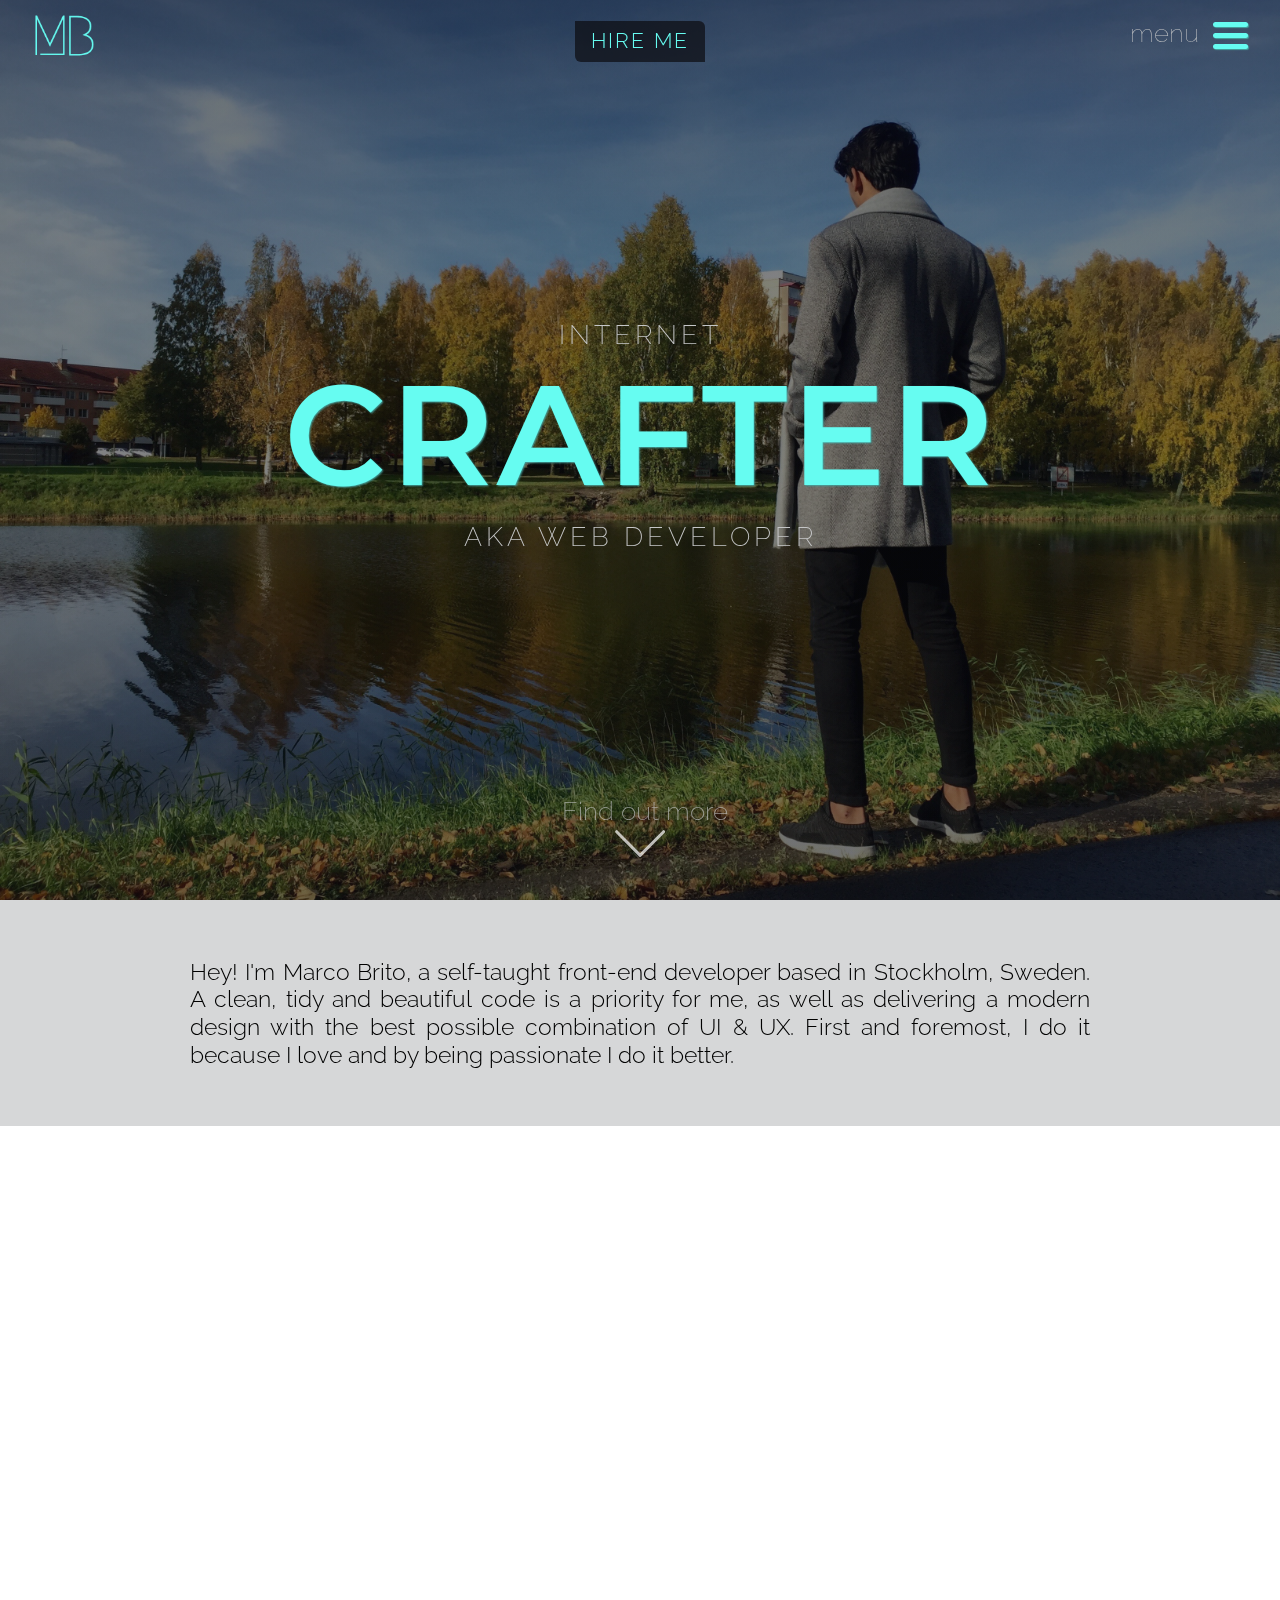
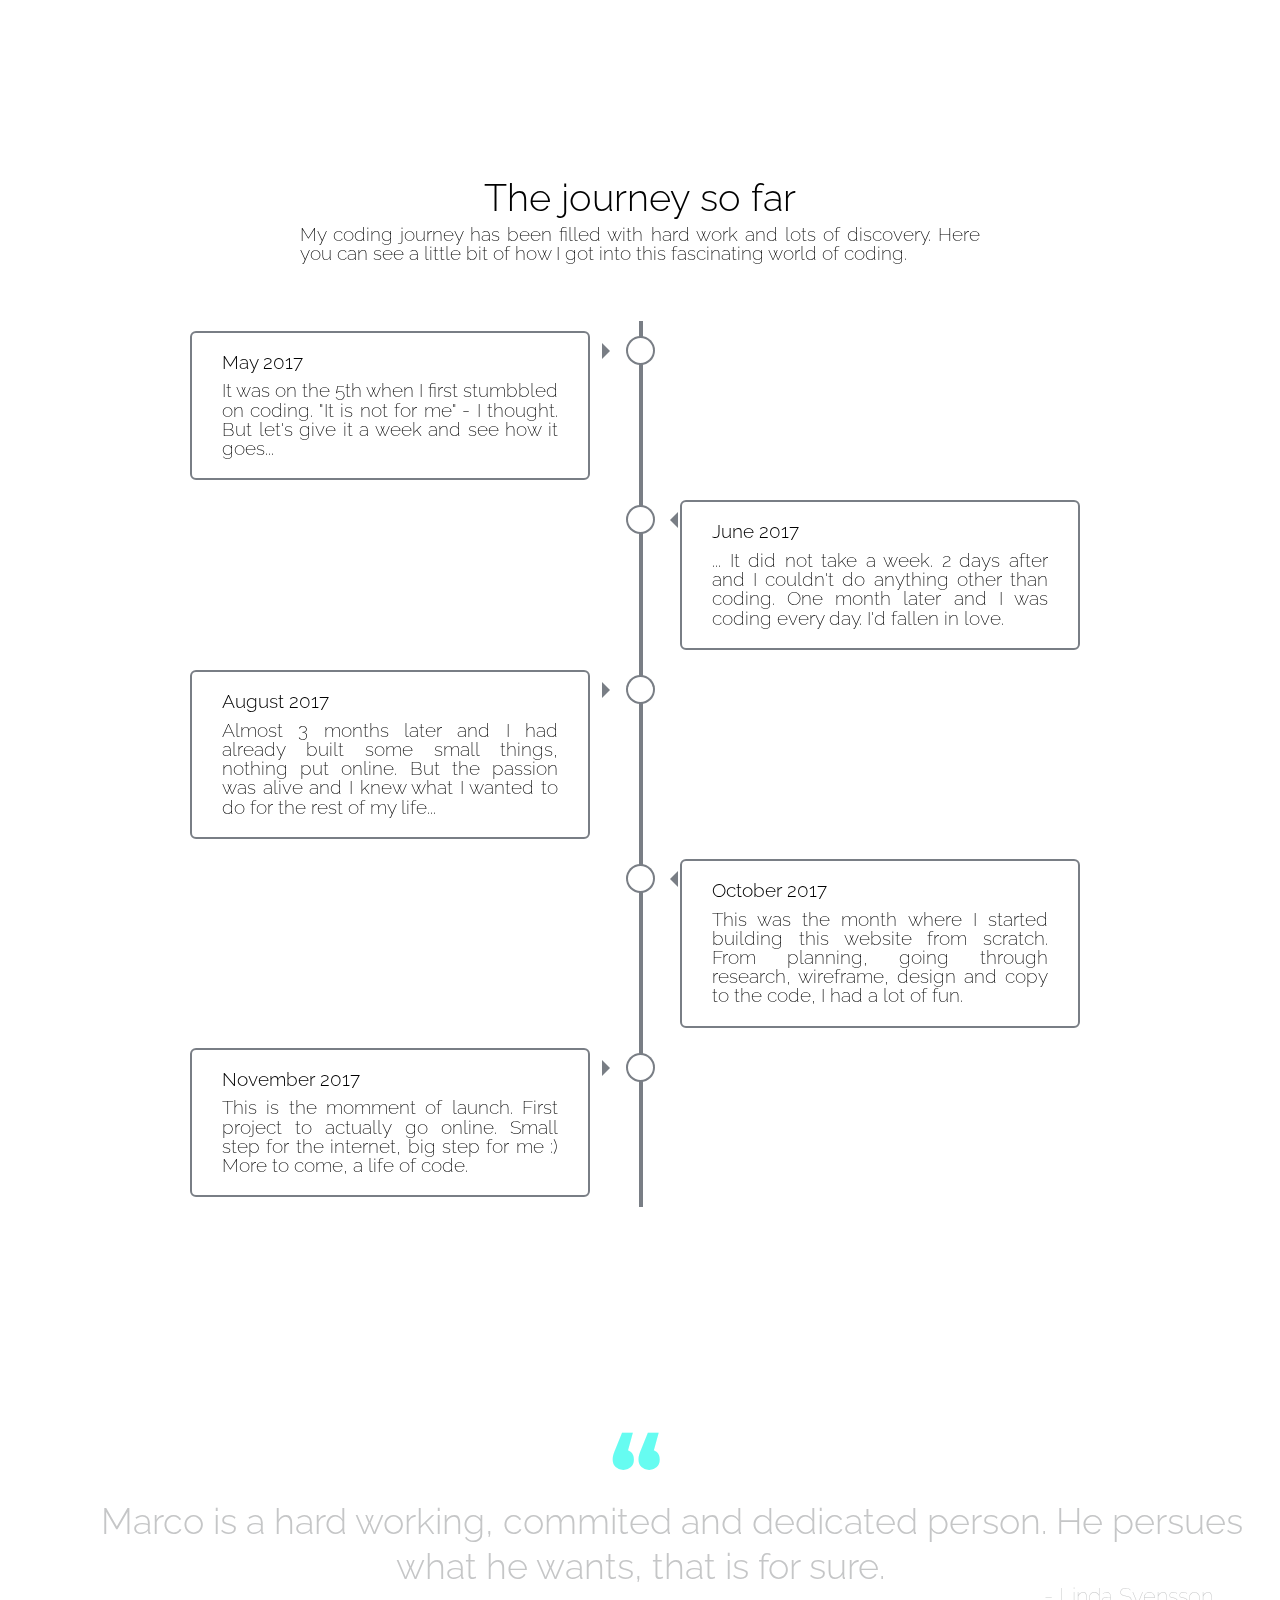
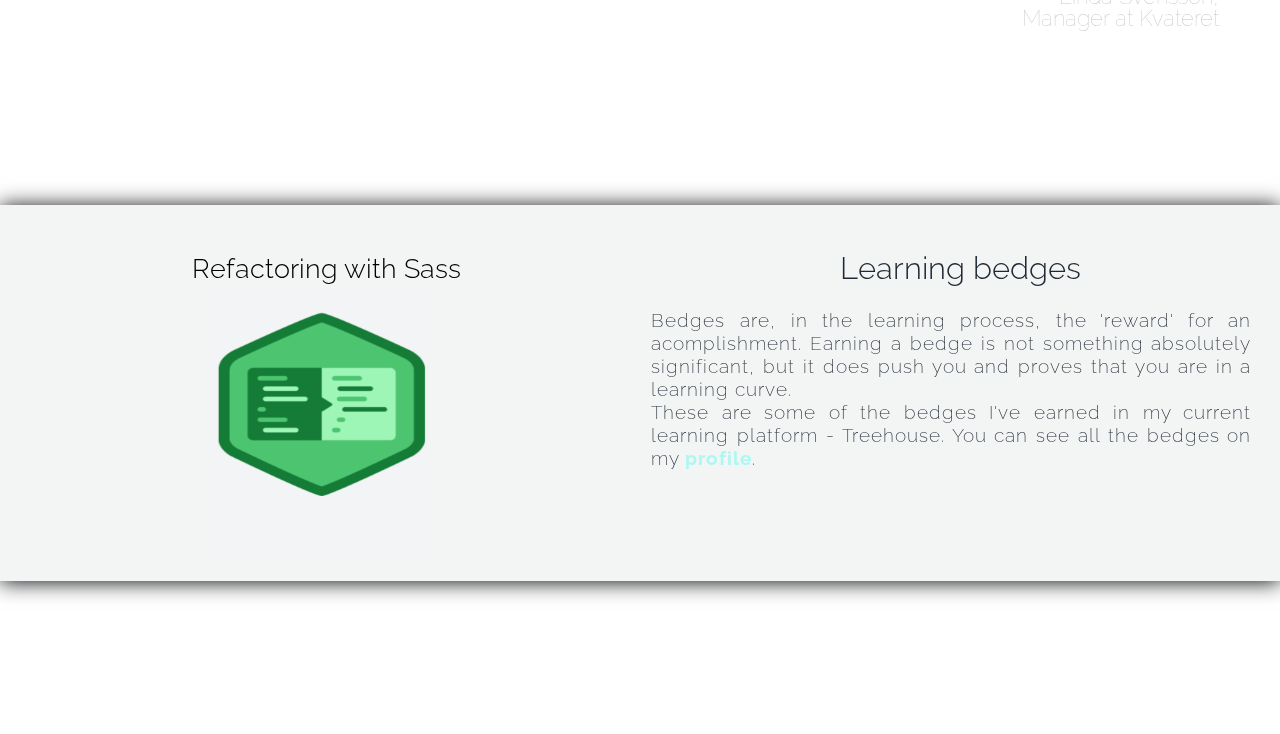
<file: index.html>
<!DOCTYPE html>
<html lang="en-us"><!-- No indentation for root element -->

<head>
  <!-- Google Analytics -->
  <script async src="https://www.googletagmanager.com/gtag/js?id=UA-107699756-1"></script>
  <script>
    window.dataLayer = window.dataLayer || [];
    function gtag(){dataLayer.push(arguments);}
    gtag('js', new Date());
    gtag('config', 'UA-107699756-1');
  </script>
  <!-- SEO-related tags-->
  <meta name="description" content="Front-end developer based in Stockholm, Sweden.">
  <meta name="keywords" content="Web development, Developer, Code, Web Design, Designer, Front-end developer, Coding">  <!--End of SEO-related tags-->

  <meta charset="utf-8">
  <title>Marco Brito | Home</title>
  <meta name="viewport" content="initial-scale=1.0, width=device-width, maximum-scale=1.0, user-scalable=no"/>
  <link rel="shorcut icon" href="img/logo-black-trans.png" type="image/icon"/>
  <!-- Style -->
  <link rel="stylesheet" href="styles/master.css">
  <link href="https://fonts.googleapis.com/css?family=Raleway:400,100,300,700|Montserrat:100,200,300,400,700" rel="stylesheet"/>
  <link rel="stylesheet" href="https://cdnjs.cloudflare.com/ajax/libs/font-awesome/4.7.0/css/font-awesome.min.css">
</head>

<body>
  <div id="sideNav" class="sideNav">
    <div class="navContent">
      <a href="index.html" id="home">Home</a>
      <a href="about.html" id="about">About</a>
      <a href="contact.html" id="contact">Work</a>
    </div><!--End navContent -->
    <div class="social-media">
      <a href="https://goo.gl/vkhPxv" target="_blank" class="fa fa-twitter"></a>
      <a href="mailto:marconmbrito@gmail.com" class="fa fa-google"></a>
      <a href="https://goo.gl/o7ZVeK" target="_blank" class="fa fa-github"></a>
      <a href="https://goo.gl/2CjpKu" target="_blank" class="fa fa-linkedin" s></a>
    </div> <!--End social-media ---->
  </div>  <!--End sideNav ------>

  <nav class="main-nav"><!--Nav that appears on main screen -->
    <a href="index.html"><img src="img/logo-blue-trans.png" alt="Marco Brito Logo" class="logo"></a>
    <a href="mailto:marconmbrito@gmail.com" class="hire">hire me</a>
    <div class="menu-icon">
      <div class="bar1"></div>
      <div class="bar2"></div>
      <div class="bar3"></div>
    </div><!-- End Menu-Icon  -->
  </nav><!-- End Nav -->

  <header class="header"  id="header">
    <h1 class="hero-h1">internet<br>
		  <span>crafter</span>
      <br>aka web developer
    </h1>
    <a href="#intro" class="arrow bounce"><!--hidden on small screens-->
      <img src="img/arrow.svg" alt="Down arrow">
    </a>
  </header>

  <div class="main-content"> <!--Content Wrapper -->
    <section class="intro" id="intro">
      <div class="intro-text">
        Hey! I'm Marco Brito, a self-taught front-end developer based in Stockholm, Sweden. A clean, tidy and beautiful code is a priority for me, as well as delivering a modern design with the best possible combination of UI & UX. First and foremost, I do it because I love and by being passionate I do it better.
      </div>
    </section><!-- End Intro -->
    <section class="skills-grid">
      <ul class="grid">
        <li class="grid-item border">
          <h2 class="mobile"> - Mobile first //</h2>
          <p>This ultimately means that your website will be carefully crafted in a way that it will work across multiple devices, no matter the screen size or resolution. Start small and scale up.</p>
        </li><!-- End of Mobile -->
        <li class="grid-item border">
          <h2 class="ui">User Interface //</h2>
          <p>Design, layout and colors. These are things that might ruin and level-up a user experience. I take this in ultimate importance.</p>
        </li><!-- End of UI -->
        <li class="grid-item border">
          <h2 class="ux">User Experience //</h2>
          <p>My approach is with a deep and thourough thought on this matter. Research and planning are particularly important at this point.</p>
        </li><!-- End of UX -->
        <li class="grid-item no-b">
          <h2>DRY Code //</h2>
          <p>DRY stands for 'Don't Repeat Yourself', and I do my absolute best in having my code as clean as possible.</p>
        </li><!-- End of DRY -->
        <li class="grid-item no-b">
          <h2>Sass //</h2>
          <p>When it comes to keep a clean and tidy code, Sass is my best friend. Writting organized and maintanable CSS has never been easier and more fun.</p>
        </li><!-- End of Sass -->
        <li class="grid-item no-b">
          <h2>jQuery //</h2>
          <p>When it comes to interactivity, jQuery handles it. This is the tool I'll use to make your website fun and interactive, thus improving your UX.</p>
        </li><!-- End of jQuery -->
      </ul>
    </section><!-- End Skills Grid -->

    <!--Timeline section ---->
    <section class="journey">
      <div class="journey-intro">
        <h2>The journey so far</h2>
        <p>My coding journey has been filled with hard work and lots of discovery. Here you can see a little bit of how I got into this fascinating world of coding.</p>
      </div>
      <div class="timeline">
        <div class="wrap left">
          <div class="content">
            <h3>May 2017</h3>
            <p>It was on the 5th when I first stumbbled on coding. "It is not for me" - I thought. But let's give it a week and see how it goes...</p>
          </div>
        </div>
      <div class="wrap right">
        <div class="content">
          <h3>June 2017</h3>
          <p>... It did not take a week. 2 days after and I couldn't do anything other than coding. One month later and I was coding every day. I'd fallen in love.</p>
        </div>
      </div>
      <div class="wrap left">
        <div class="content">
          <h3>August 2017</h3>
          <p>Almost 3 months later and I had already built some small things, nothing put online. But the passion was alive and I knew what I wanted to do for the rest of my life...</p>
        </div>
      </div>
      <div class="wrap right">
        <div class="content">
          <h3>October 2017</h3>
          <p>
            This was the month where I started building this website from scratch. From planning, going through research, wireframe, design and copy to the code, I had a lot of fun.
          </p>
        </div>
      </div>
      <div class="wrap left">
        <div class="content">
          <h3>November 2017</h3>
          <p>This is the momment of launch. First project to actually go online. Small step for the internet, big step for me :) More to come, a life of code.</p>
        </div>
      </div>
    </section><!-- End of jouney section --------------->

    <section class="reviews">
      <blockquote  class="quote">
        Marco is a hard working, commited and dedicated person. He persues what he wants, that is for sure.
        <cite>- Linda Svensson,<br class=""/> Manager at Kvateret</cite>
      </blockquote>
    </section><!-- End of reviews section --------------->

    <section class="bedges">
      <div class="slideshow">
        <div class="slide-image">
          <h4>Refactoring with Sass</h4>
          <img src="img/bedges/1.png">
        </div>
        <div class="slide-image">
          <h4>The Discovery in Design</h4>
          <img src="img/bedges/2.png">
        </div>
        <div class="slide-image">
          <h4>Creating a Dropdown Menu</h4>
          <img src="img/bedges/3.png">
        </div>
        <div class="slide-image">
          <h4>Selectors - Beyond the Basics</h4>
          <img src="img/bedges/4.png">
        </div>
        <div class="slide-image">
          <h4>JS Objects</h4>
          <img src="img/bedges/5.png">
        </div>
        <div class="slide-image">
          <h4>JS Loops</h4>
          <img src="img/bedges/6.png">
        </div>
        <div class="slide-image">
          <h4>Layout with Flexbox</h4>
          <img src="img/bedges/7.png">
        </div>
        <div class="slide-image">
          <h4>Media Queries</h4>
          <img src="img/bedges/8.png">
        </div>
        <div class="slide-image">
          <h4>Debugging, BP & Production</h4>
          <img src="img/bedges/9.png">
        </div>
        <div class="slide-image">
          <h4>Designing</h4>
          <img src="img/bedges/10.png">
        </div>
      </div>

      <div class="b-text">
        <h3>Learning bedges</h3>
        <p>Bedges are, in the learning process, the 'reward' for an acomplishment. Earning a bedge is not something absolutely significant, but it does push you and proves that you are in a learning curve. <br>
        These are some of the bedges I've earned in my current learning platform - Treehouse. You can see all the bedges on my <a href="https://teamtreehouse.com/marcobrito">profile</a>.</p>
      </div>
    </section><!-- End of bedges section --------------->
  </div><!-- End of main content --------------->

  <footer>
    <div class="social-media">
      <a href="https://goo.gl/vkhPxv" target="_blank" class="fa fa-twitter"></a>
      <a href="mailto:marconmbrito@gmail.com" class="fa fa-google"></a>
      <a href="https://goo.gl/o7ZVeK" target="_blank" class="fa fa-github"></a>
      <a href="https://goo.gl/2CjpKu" target="_blank" class="fa fa-linkedin" s></a>
    </div>
    <h2>&copy; 2017 - All rights reserved <br> Website handcrafted with love by the owner.<br><br>
    <a href="#header"  class="top bounce"> &uArr;</a></h2>
    <div class="location">
        <i class="fa fa-map-marker" aria-hidden="true"></i>
          Stockholm, Sweden
    </div> <!--End of Location -->
  </footer>

  <!-- jQuery -->
  <script type="text/javascript" src="https://cdnjs.cloudflare.com/ajax/libs/jquery/3.2.1/jquery.min.js"></script>
  <!-- My Script -->
  <script type="text/javascript" src="js/script.js"></script>
</body>
</html>
</file>
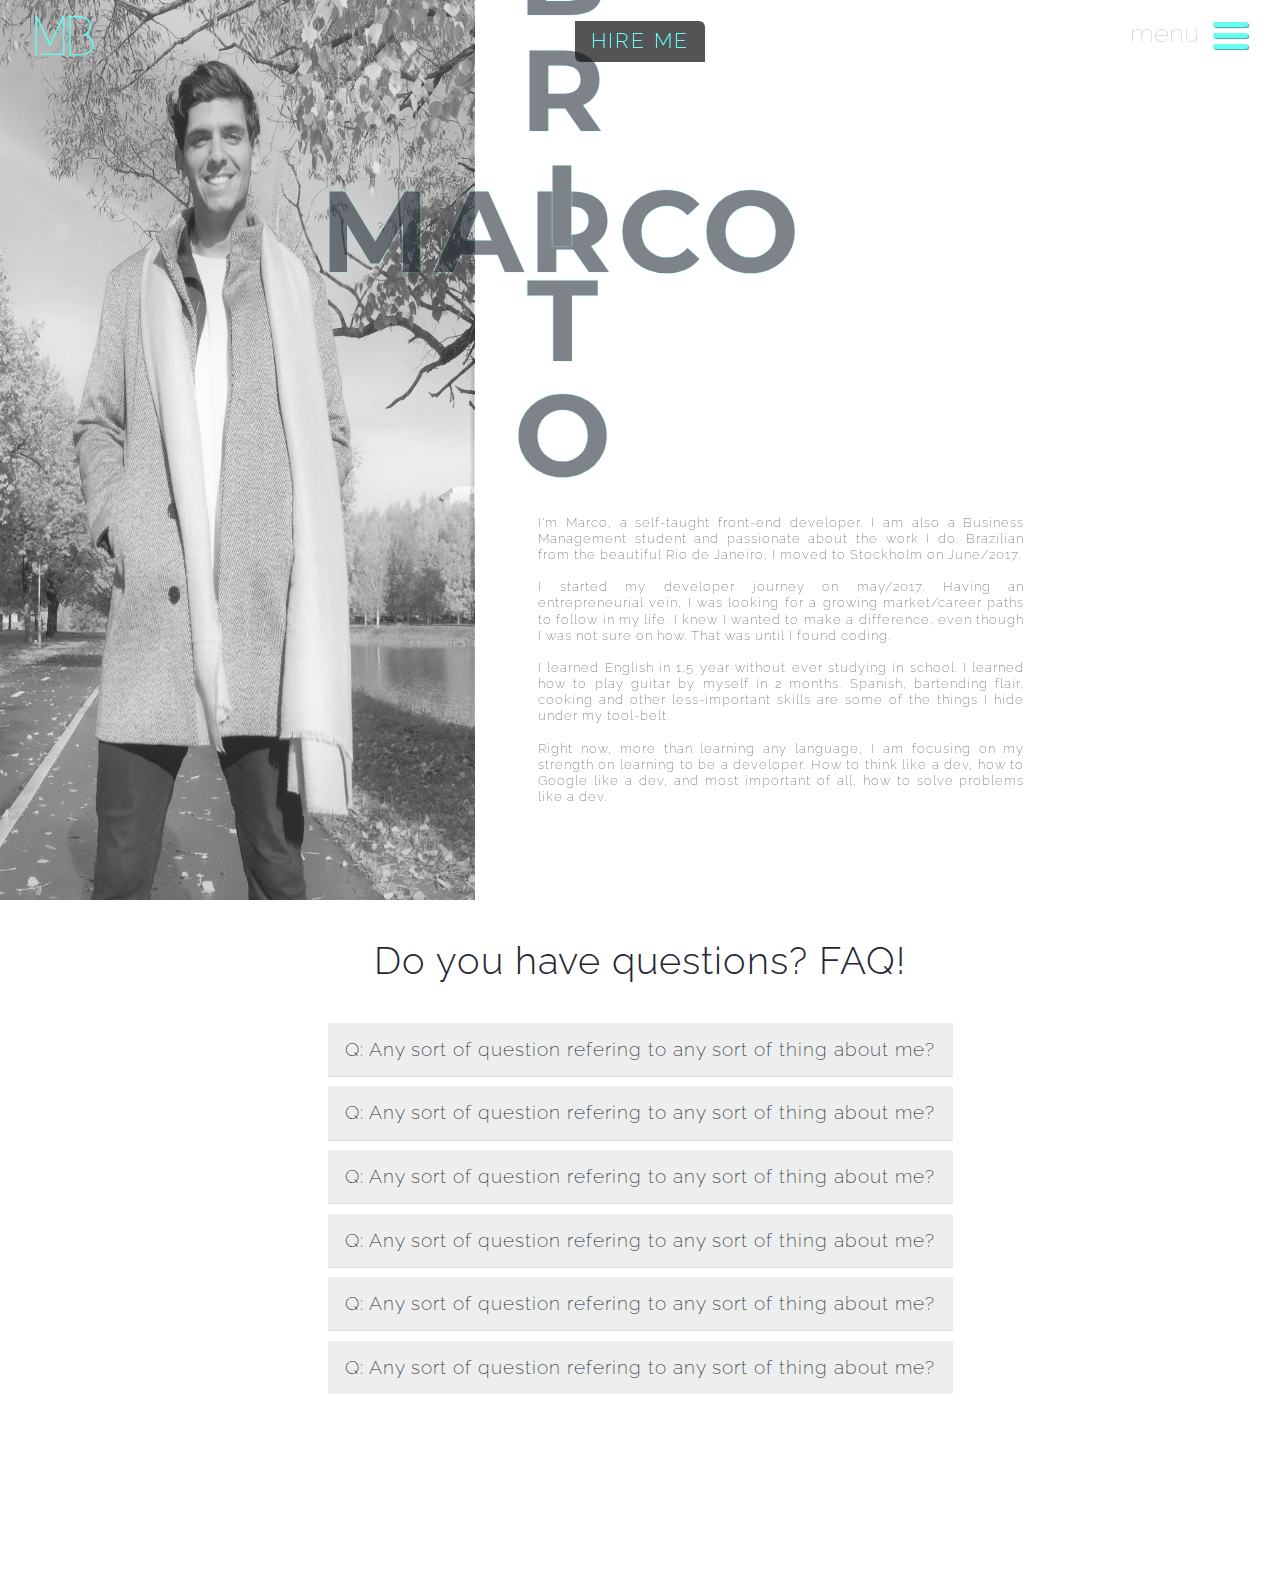
<file: about.html>
<!DOCTYPE html>
<html lang="en-us"><!-- No indentation for root element -->

<head>
  <!-- Google Analytics -->
  <script async src="https://www.googletagmanager.com/gtag/js?id=UA-107699756-1"></script>
  <script>
    window.dataLayer = window.dataLayer || [];
    function gtag(){dataLayer.push(arguments);}
    gtag('js', new Date());
    gtag('config', 'UA-107699756-1');
  </script>
  <!-- SEO-related tags-->
  <meta name="description" content="Front-end developer based in Stockholm, Sweden.">
  <meta name="keywords" content="Web development, Developer, Code, Web Design, Designer, Front-end developer, Coding">  <!--End of SEO-related tags-->

  <meta charset="utf-8">
  <title>Marco Brito | Home</title>
  <meta name="viewport" content="initial-scale=1.0, width=device-width, maximum-scale=1.0, user-scalable=no"/>
  <link rel="shorcut icon" href="img/logo-black-trans.png" type="image/icon"/>
  <!-- Style -->
  <link rel="stylesheet" href="styles/master.css">
  <link href="https://fonts.googleapis.com/css?family=Raleway:400,100,300,700|Montserrat:100,200,300,400,700" rel="stylesheet"/>
  <link rel="stylesheet" href="https://cdnjs.cloudflare.com/ajax/libs/font-awesome/4.7.0/css/font-awesome.min.css">
  <link rel="stylesheet" href="styles/magic.css">
</head>

<body>
  <div id="sideNav" class="sideNav">
    <div class="navContent">
      <a href="index.html" id="home">Home</a>
      <a href="about.html" id="about">About</a>
      <a href="contact.html" id="contact">Work</a>
    </div><!--End navContent -->
    <div class="social-media">
      <a href="https://goo.gl/vkhPxv" target="_blank" class="fa fa-twitter"></a>
      <a href="mailto:marconmbrito@gmail.com" class="fa fa-google"></a>
      <a href="https://goo.gl/o7ZVeK" target="_blank" class="fa fa-github"></a>
      <a href="https://goo.gl/2CjpKu" target="_blank" class="fa fa-linkedin" s></a>
    </div> <!--End social-media ---->
  </div>  <!--End sideNav ------>

  <nav class="main-nav"><!--Nav that appears on main screen -->
    <a href="index.html"><img src="img/logo-blue-trans.png" alt="Marco Brito Logo" class="logo"></a>
    <a href="mailto:marconmbrito@gmail.com" class="hire">hire me</a>
    <div class="menu-icon">
      <div class="bar1"></div>
      <div class="bar2"></div>
      <div class="bar3"></div>
    </div><!-- End Menu-Icon  -->
  </nav><!-- End Nav -->

  <div class="container">
    <div class="about-intro">
      <img src="img/profile-bw.jpg" alt="Photo of Marco Brito">
      <div class="about-text">
        <h1  class="h1">Marco <br> <span>B<br>r<br>i<br>t<br>o</span></h1>
        <p  class="magictime spaceInDown">I'm Marco, a self-taught front-end developer. I am also a      Business Management student and passionate about the work I do. Brazilian from the beautiful Rio de Janeiro, I moved to Stockholm on June/2017. <br><br>

          I started my developer journey on may/2017. Having an entrepreneurial vein, I was looking for a growing market/career paths to follow in my life. I knew I wanted to make a difference, even though I was not sure on how. That was until I found coding.<br><br>

          I learned English in 1,5 year without ever studying in school. I learned how to play guitar by myself in 2 months. Spanish, bartending flair, cooking and other less-important skills are some of the things I hide under my tool-belt.<br><br>

          Right now, more than learning any language, I am focusing on my strength on learning to be a developer. How to think like a dev, how to Google like a dev, and most important of all, how to solve problems like a dev.
    </p>
      </div>
    </div>
    <div class="faq">
      <h2>Do you have questions? FAQ!</h2>
      <ul class="accordion">
        <li>
          <a href="javascript:void(0)" class="js-accordion-trigger">Q: Any sort of question refering to any sort of thing about me?</a>
          <ul class="submenu">
            <li>
              <a href="javascript:void(0)">A: Any sort of answer refering to any sort of thing about me.</a>
            </li>
          </ul>
        </li>
        <li>
          <a href="javascript:void(0)" class="js-accordion-trigger">Q: Any sort of question refering to any sort of thing about me?</a>
          <ul class="submenu">
            <li>
              <a href="javascript:void(0)">A: Any sort of answer refering to any sort of thing about me.</a>
            </li>
          </ul>
        </li>
        <li>
          <a href="javascript:void(0)" class="js-accordion-trigger">Q: Any sort of question refering to any sort of thing about me?</a>
          <ul class="submenu">
            <li>
              <a href="javascript:void(0)">A: Any sort of answer refering to any sort of thing about me.</a>
            </li>
          </ul>
        </li>
        <li>
          <a href="javascript:void(0)" class="js-accordion-trigger">Q: Any sort of question refering to any sort of thing about me?</a>
          <ul class="submenu">
            <li>
              <a href="javascript:void(0)">A: Any sort of answer refering to any sort of thing about me.</a>
            </li>
          </ul>
        </li>
        <li>
          <a href="javascript:void(0)" class="js-accordion-trigger">Q: Any sort of question refering to any sort of thing about me?</a>
          <ul class="submenu">
            <li>
              <a href="javascript:void(0)">A: Any sort of answer refering to any sort of thing about me.</a>
            </li>
          </ul>
        </li>
        <li>
          <a href="javascript:void(0)" class="js-accordion-trigger">Q: Any sort of question refering to any sort of thing about me?</a>
          <ul class="submenu">
            <li>
              <a href="javascript:void(0)">A: Any sort of answer refering to any sort of thing about me.</a>
            </li>
          </ul>
        </li>
      </ul>

    </div>
    <div class="quotes"></div>
  </div>


  <footer>
    <div class="social-media">
      <a href="https://goo.gl/vkhPxv" target="_blank" class="fa fa-twitter"></a>
      <a href="mailto:marconmbrito@gmail.com" class="fa fa-google"></a>
      <a href="https://goo.gl/o7ZVeK" target="_blank" class="fa fa-github"></a>
      <a href="https://goo.gl/2CjpKu" target="_blank" class="fa fa-linkedin" s></a>
    </div>
    <h2>&copy; 2017 - All rights reserved <br> Website handcrafted with love by the owner.<br><br>
    <a href="#"  class="top bounce"> &uArr;</a></h2>
    <div class="location">
        <i class="fa fa-map-marker" aria-hidden="true"></i>
          Stockholm, Sweden
    </div> <!--End of Location -->
  </footer>

  <!-- jQuery -->
  <script type="text/javascript" src="https://cdnjs.cloudflare.com/ajax/libs/jquery/3.2.1/jquery.min.js"></script>
  <!-- My Scripts -->
  <script type="text/javascript" src="js/pages.js"></script>
  <script type="text/javascript" src="js/script.js"></script>
</body>
</html>
</file>
<file: styles/master.css>
@charset "UTF-8";
html, body, div, span, applet, object, iframe,
h1, h2, h3, h4, h5, h6, p, blockquote, pre,
a, abbr, acronym, address, big, cite, code,
del, dfn, em, img, ins, kbd, q, s, samp,
small, strike, strong, sub, sup, tt, var,
b, u, i, center,
dl, dt, dd, ol, ul, li,
fieldset, form, label, legend,
table, caption, tbody, tfoot, thead, tr, th, td,
article, aside, canvas, details, embed,
figure, figcaption, footer, header, hgroup,
menu, nav, output, ruby, section, summary,
time, mark, audio, video {
  margin: 0;
  padding: 0;
  border: 0;
  font-size: 100%;
  font: inherit;
  vertical-align: baseline; }

/* HTML5 display-role reset for older browsers */
article, aside, details, figcaption, figure,
footer, header, hgroup, menu, nav, section {
  display: block; }

body {
  line-height: 1; }

ol, ul {
  list-style: none; }

blockquote, q {
  quotes: none; }

blockquote:before, blockquote:after,
q:before, q:after {
  content: '';
  content: none; }

table {
  border-collapse: collapse;
  border-spacing: 0; }

a {
  text-decoration: none;
  color: inherit; }

* {
  box-sizing: border-box;
  -moz-box-sizing: border-box; }

h1, body, html {
  margin: 0;
  padding: 0; }

.bounce {
  -moz-animation: bounce 2s infinite;
  -webkit-animation: bounce 2s infinite;
  animation: bounce 2s infinite; }

@keyframes bounce {
  0%, 20%, 50%, 80%, 100% {
    transform: translateY(0); }
  40% {
    transform: translateY(-30px); }
  60% {
    transform: translateY(-15px); } }
@keyframes fadeIn {
  0% {
    opacity: 0;
    margin-top: 500px; }
  30% {
    margin-top: 250px; }
  100% {
    margin-top: 1em;
    opacity: 1; } }
.sideNav {
  width: 100%;
  height: 0;
  position: fixed;
  z-index: 6;
  top: 0;
  right: 0;
  background: linear-gradient(rgba(31, 40, 51, 0.9) 0%, transparent 200%);
  overflow: hidden;
  -webkit-transition: all 500ms cubic-bezier(0.68, -0.55, 0.265, 1.55);
  -moz-transition: all 500ms cubic-bezier(0.68, -0.55, 0.265, 1.55);
  -o-transition: all 500ms cubic-bezier(0.68, -0.55, 0.265, 1.55);
  transition: all 500ms cubic-bezier(0.68, -0.55, 0.265, 1.55);
  display: flex;
  flex-direction: column;
  justify-content: space-around;
  align-items: center;
  text-align: center;
  font-family: "Raleway", sans-serif;
  font-size: 1.6em;
  font-weight: 300;
  line-height: 1;
  letter-spacing: 1px;
  text-transform: uppercase;
  color: #0b0c10; }
  .sideNav .navContent {
    margin-top: 50px; }
    .sideNav .navContent a {
      display: block;
      margin: 30px 0;
      border-radius: 3px;
      padding: 10px 12px;
      background: #66fcf1;
      -webkit-transition: all 200ms;
      -moz-transition: all 200ms;
      transition: all 200ms; }
      .sideNav .navContent a:hover {
        box-shadow: 0px 0px 0px 2px #c5c6c7, 0px 0px 0px 4px #66fcf1; }
      .sideNav .navContent a:active {
        box-shadow: 0px 0px 0px 1px #66fcf1 inset, 0px 0px 2px 3px #c5c6c7 inset; }
      .sideNav .navContent a:first-of-type {
        position: relative;
        left: 60px; }
      .sideNav .navContent a:last-of-type {
        position: relative;
        right: 60px; }
  .sideNav .social-media {
    display: flex;
    flex-direction: row;
    justify-content: center;
    align-items: center;
    text-align: center; }
    .sideNav .social-media a {
      padding: 0 10px;
      background: none;
      font-size: 1.3em;
      color: #c5c6c7; }
    .sideNav .social-media .fa-twitter:hover {
      color: #0084b4; }
    .sideNav .social-media .fa-github:hover {
      color: #6e5494; }
    .sideNav .social-media .fa-google:hover {
      color: #bd2c00; }
    .sideNav .social-media .fa-linkedin:hover {
      color: #00a0dc; }

.main-nav {
  display: flex;
  flex-direction: row;
  justify-content: center;
  align-items: center;
  position: fixed;
  width: 100%;
  z-index: 99;
  height: 60px;
  -webkit-transition: all 0.8s cubic-bezier(0.86, 0, 0.07, 1);
  -moz-transition: all 0.8s cubic-bezier(0.86, 0, 0.07, 1);
  transition: all 0.8s cubic-bezier(0.86, 0, 0.07, 1); }
  @media only screen and (min-width: 460px) {
    .main-nav {
      height: 75px; } }

.fixed {
  background: rgba(31, 40, 51, 0.7);
  box-shadow: 1px 1px 1px #0b0c10, 2px 2px 1px #45a29e; }

.menu-icon {
  position: absolute;
  right: 1em;
  top: 1em;
  z-index: 99;
  cursor: pointer;
  -webkit-transition: all 0.15s ease-out 0s;
  -moz-transition: all 0.15s ease-out 0s;
  transition: all 0.15s ease-out 0s; }
  .menu-icon:hover {
    opacity: 0.8; }
  @media only screen and (min-width: 780px) {
    .menu-icon {
      right: 2em; }
      .menu-icon::before {
        content: "menu";
        color: #c5c6c7;
        font-family: "Raleway", sans-serif;
        font-size: 1.6em;
        font-weight: 100;
        text-transform: lowercase;
        position: absolute;
        top: 0.2em;
        right: 1.9em; } }

.bar1, .bar2, .bar3 {
  width: 35px;
  height: 5px;
  background-color: #66fcf1;
  margin: 6px 0;
  transition: 0.4s;
  box-shadow: 1px 1px 1px #45a29e;
  border-radius: 6px; }

.rotate .bar1 {
  -webkit-transform: rotate(-45deg) translate(-9px, 6px);
  transform: rotate(-45deg) translate(-9px, 6px); }

.rotate .bar2 {
  opacity: 0;
  position: relative; }

.rotate .bar3 {
  -webkit-transform: rotate(45deg) translate(-8px, -8px);
  transform: rotate(45deg) translate(-8px, -8px); }

.hire {
  background: rgba(11, 12, 16, 0.7);
  color: #66fcf1;
  border-top-right-radius: 6px;
  border-bottom-left-radius: 6px;
  position: relative;
  top: 20px;
  font-family: "Raleway", sans-serif;
  font-size: 1em;
  font-weight: 300;
  line-height: 1.2;
  letter-spacing: 0.1em;
  text-transform: uppercase;
  padding: 0.4em 0.8em;
  position: relative;
  margin-top: 8px;
  top: 0px;
  left: 0px;
  -webkit-transition: all 300ms;
  -moz-transition: all 300ms;
  transition: all 300ms; }
  .hire:hover {
    box-shadow: 2px 2px 0px #66fcf1, 4px 4px 0px #0b0c10;
    top: -4px;
    left: -4px; }
  .hire:active {
    top: 4px;
    left: 4px;
    box-shadow: 0px 0px 0px #fcffff; }
  @media only screen and (min-width: 1200px) {
    .hire {
      margin-top: 0.4em;
      font-size: 1.3em; } }

.logo {
  width: 4em;
  height: auto;
  position: absolute;
  left: 1em;
  top: 0.4em;
  z-index: 99; }
  .logo:hover {
    opacity: 0.8; }
  @media only screen and (min-width: 460px) {
    .logo {
      width: 4.8em;
      top: -0.2em; } }
  @media only screen and (min-width: 780px) {
    .logo {
      left: 1.4em;
      width: 5.3em;
      top: -0.4em; } }

.header {
  width: 100%;
  height: 100vh;
  background: url();
  background-position: center center;
  background-repeat: no-repeat;
  background-size: cover;
  background-attachment: fixed;
  background-image: linear-gradient(rgba(11, 12, 16, 0.6) 0%, transparent 100%), linear-gradient(to top, rgba(11, 12, 16, 0.6) 0%, transparent 100%), url("../img/background.jpg");
  display: flex;
  flex-direction: column;
  justify-content: center;
  align-items: center;
  text-align: center; }

.hero-h1 {
  margin: auto;
  width: 100%;
  font-family: "Raleway", sans-serif;
  font-size: 1.3em;
  font-weight: 200;
  line-height: 1.2;
  letter-spacing: 4px;
  text-transform: uppercase;
  color: #c5c6c7; }
  @media only screen and (min-width: 460px) {
    .hero-h1 {
      font-size: 1.7em; } }
  .hero-h1 span {
    color: #66fcf1;
    text-shadow: 1px 1px 2px #45a29e;
    font-family: "Montserrat", sans-serif;
    font-size: 2.7em;
    font-weight: 600;
    line-height: auto;
    letter-spacing: auto;
    text-transform: uppercase; }
    @media only screen and (min-width: 460px) {
      .hero-h1 span {
        font-size: 3em; } }
    @media only screen and (min-width: 780px) {
      .hero-h1 span {
        font-size: 3.9em; } }
    @media only screen and (min-width: 1200px) {
      .hero-h1 span {
        font-size: 5.2em; } }

.arrow {
  width: 50px;
  position: relative;
  bottom: 40px;
  opacity: 0.7;
  display: none; }
  .arrow:hover {
    opacity: 1; }
  .arrow::before {
    content: "Find out more";
    width: 220px;
    height: 10px;
    font-family: "Raleway", sans-serif;
    font-size: 1.6em;
    font-weight: 200;
    color: #c5c6c7;
    position: absolute;
    right: -3.5em;
    bottom: 2em; }
  @media only screen and (min-width: 780px) {
    .arrow {
      display: block; } }

.intro {
  width: 100%;
  padding: 3em 0;
  background: rgba(197, 198, 199, 0.7); }
  .intro .intro-text {
    width: 90%;
    max-width: 900px;
    margin: auto;
    text-align: justify;
    font-family: "Raleway", sans-serif;
    font-size: 1.2em;
    font-weight: 300;
    line-height: 1.2; }
    @media only screen and (min-width: 460px) {
      .intro .intro-text {
        font-size: 1.5; } }

.grid {
  display: flex;
  flex-direction: row;
  justify-content: space-between;
  align-items: flex-start;
  text-align: center;
  flex-wrap: wrap;
  width: 90%;
  max-width: 980px;
  margin: 3em auto; }
  .grid .grid-item {
    width: 100%;
    margin: 1em auto;
    text-align: left;
    border: 0;
    box-shadow: inset 0px 0px 2px #1f2833;
    border-radius: 6px;
    border: 1px solid #66fcf1;
    padding: 10px; }
    @media only screen and (min-width: 460px) {
      .grid .grid-item {
        width: 48%;
        padding: 10px;
        margin: 0 0.2em;
        height: 270px; } }
    @media only screen and (min-width: 780px) {
      .grid .grid-item {
        border-bottom: 1px solid #0b0c10;
        width: 32%;
        opacity: 0; } }
    @media only screen and (min-width: 1200px) {
      .grid .grid-item {
        height: 240px; } }
  .grid .is-visible {
    animation: fadeIn 1000ms ease-in forwards;
    -webkit-animation: fadeIn 1000ms ease-in forwards;
    -moz-animation: fadeIn 1000ms ease-in forwards;
    text-align: center; }
    .grid .is-visible h2 {
      font-size: 1.2em;
      font-weight: 400;
      margin: 0.5em auto;
      text-shadow: 0.3px 0px 1px #45a29e; }
    .grid .is-visible p {
      font-weight: 100px;
      text-align: justify; }

.no-b {
  border-bottom: 0px !important; }

.mobile::before {
  font-family: FontAwesome;
  content: "";
  font-size: 1.5em;
  margin-right: 0.1em;
  position: relative;
  top: 5px; }

.ui::before {
  content: "UI -";
  margin-right: 0.5em; }

.ux::before {
  content: "UX -";
  margin-right: 0.5em; }

.journey {
  overflow: hidden;
  max-width: 980px;
  margin: 3em auto; }
  .journey-intro {
    max-width: 700px;
    margin: 3em auto;
    text-align: center;
    padding: 0 10px; }
    .journey-intro h2 {
      font-size: 2em;
      font-weight: 300;
      margin: 0.2em auto; }
    .journey-intro p {
      text-align: justify; }

.about-text {
  width: 100%;
  margin: 2.5em auto 0.5em;
  padding: 0 1em;
  text-align: justify;
  flex-direction: column;
  justify-content: space-evenly;
  flex-wrap: wrap;
  align-items: center;
  align-content: flex-start; }

.about-text p, .text-wrap {
  max-width: 500px;
  flex: 1; }

.timeline {
  position: relative; }

.timeline::after {
  content: "";
  position: absolute;
  width: 4px;
  background-color: rgba(31, 40, 51, 0.6);
  top: 0;
  bottom: 0;
  left: 50%;
  margin-left: -1px; }

.wrap {
  padding: 10px 40px;
  position: relative;
  width: 50%; }

.wrap::after {
  content: "";
  position: absolute;
  width: 25px;
  height: 25px;
  right: -15px;
  background-color: #fff;
  border: 2px solid rgba(31, 40, 51, 0.6);
  top: 15px;
  border-radius: 50%;
  z-index: 1; }

.left {
  left: 0; }

.right {
  left: 50%; }

.left::before {
  content: " ";
  height: 0;
  position: absolute;
  top: 22px;
  width: 0;
  z-index: 1;
  right: 30px;
  border: medium solid rgba(31, 40, 51, 0.6);
  border-width: 8px 0 8px 8px;
  border-color: transparent transparent transparent rgba(31, 40, 51, 0.6); }

.right::before {
  content: " ";
  height: 0;
  position: absolute;
  top: 22px;
  width: 0;
  z-index: 1;
  left: 30px;
  border: medium solid rgba(31, 40, 51, 0.6);
  border-width: 8px 8px 8px 0;
  border-color: transparent rgba(31, 40, 51, 0.6) transparent transparent; }

.right::after {
  left: -14px; }

.content {
  max-width: 400px;
  padding: 20px 30px;
  border: 2px solid rgba(31, 40, 51, 0.6);
  position: relative;
  border-radius: 6px; }
  .content h3 {
    font-size: 1.2;
    font-weight: 300;
    margin: 0 auto 0.5em; }

@media all and (max-width: 650px) {
  /* This makes the timeline responsive */
  #about-container {
    width: 100%; }

  .timeline::after {
    left: 31px; }

  .wrap {
    width: 100%;
    padding-left: 70px;
    padding-right: 25px; }

  .wrap::before {
    left: 60px;
    border-width: 8px 8px 8px 0;
    border-color: transparent rgba(31, 40, 51, 0.6) transparent transparent; }

  .left::after, .right::after {
    left: 15px; }

  .right {
    left: 0%; }

  .content {
    padding: 10px 5px; } }
.reviews {
  width: 100%;
  height: 60vh;
  background: url("../img/house2.jpg");
  background-position: center center;
  background-repeat: no-repeat;
  background-size: cover;
  background-attachment: fixed;
  margin: 2em auto auto;
  color: #c5c6c7;
  display: flex;
  flex-direction: column;
  justify-content: center;
  align-items: center;
  text-align: center; }
  .reviews blockquote {
    font-size: 1.5em;
    font-weight: 300;
    width: 100%;
    margin: auto;
    padding: 0.3em;
    text-align: center; }
    .reviews blockquote::before {
      content: "“";
      font-family: "Montserrat", sans-serif;
      width: 10px;
      height: 10px;
      position: relative;
      bottom: 20px;
      left: 45.5%;
      font-size: 3em;
      font-weight: bold;
      color: #66fcf1; }
    .reviews blockquote cite {
      text-align: right;
      display: block;
      padding-right: 1em;
      font-size: 0.6em;
      font-weight: 100; }
      @media only screen and (min-width: 1200px) {
        .reviews blockquote cite {
          margin-right: 1.3em; } }
    @media only screen and (min-width: 780px) {
      .reviews blockquote {
        font-size: 1.9em; } }

.bedges {
  width: 100%;
  height: auto;
  background: rgba(197, 198, 199, 0.2);
  display: flex;
  flex-direction: row;
  justify-content: space-between;
  align-items: flex-start;
  text-align: center;
  flex: 1;
  flex-wrap: wrap;
  padding: 1em 0;
  overflow: hidden;
  margin-bottom: 8em;
  z-index: 1;
  -webkit-box-shadow: #0b0c10 0 1px 20px 0;
  -moz-box-shadow: #0b0c10 0 1px 20px 0;
  box-shadow: #0b0c10 0 1px 20px 0; }
  .bedges .slideshow, .bedges .b-text {
    width: 90%;
    margin: 0 auto; }
    @media only screen and (min-width: 780px) {
      .bedges .slideshow, .bedges .b-text {
        width: 49%;
        order: -1; } }

.slide-image {
  max-width: 100%; }
  .slide-image h4 {
    font-size: 1.4em;
    font-weight: 300;
    margin: 1em 0 0 0.5em;
    padding: 0.2em; }
  .slide-image img {
    width: 220px;
    height: 270px; }

.b-text {
  color: #1f2833;
  margin: 1em 0;
  padding: 0;
  width: 100%;
  padding: 5px;
  order: -2; }
  .b-text p {
    text-align: justify;
    max-width: 600px;
    letter-spacing: 1px;
    line-height: 1.2; }
    .b-text p a {
      font-weight: bold;
      opacity: 0.5;
      color: #66fcf1; }
      .b-text p a:hover {
        opacity: 1; }
  .b-text h3 {
    font-size: 1.6em;
    font-weight: 300;
    margin: 0.8em auto 0.8em; }

footer {
  font-family: "Raleway", sans-serif;
  font-size: 1em;
  font-weight: 200;
  display: flex;
  flex-direction: row;
  justify-content: center;
  align-items: center;
  text-align: center;
  z-index: -1;
  position: fixed;
  left: 0;
  bottom: 0;
  right: 0;
  min-height: 10em;
  background-attachment: fixed;
  background-size: cover;
  background: rgba(31, 40, 51, 0.9);
  color: #c5c6c7;
  padding: 10px; }
  footer .location, footer .social-media {
    display: none; }
  @media only screen and (min-width: 780px) {
    footer {
      justify-content: space-evenly;
      font-size: 1.2em;
      min-height: 8em; }
      footer .location, footer .social-media {
        display: block; } }
  footer .social-media a {
    margin: 0 0.1em;
    font-size: 1.5em; }
  footer .social-media .fa-twitter:hover {
    color: #0084b4; }
  footer .social-media .fa-github:hover {
    color: #6e5494; }
  footer .social-media .fa-google:hover {
    color: #bd2c00; }
  footer .social-media .fa-linkedin:hover {
    color: #00a0dc; }

.top {
  position: fixed;
  bottom: 15px;
  right: 15px;
  font-size: 2em; }

.main-content {
  font-family: "Raleway", sans-serif;
  font-size: 1.2em;
  font-weight: 200;
  text-align: justify;
  z-index: 1;
  background: #fff; }

.about-intro {
  font-family: "Raleway", sans-serif;
  font-size: 1.2em;
  font-weight: 200;
  line-height: 1.2;
  letter-spacing: 1px;
  width: 100%;
  display: flex;
  flex-direction: row;
  justify-content: center;
  align-items: flex-end;
  flex-wrap: wrap;
  overflow: hidden; }
  .about-intro img {
    margin-top: 4em;
    width: 100%;
    height: 100%;
    height: 700px;
    position: relative;
    opacity: 0;
    right: 15em; }
    @media only screen and (min-width: 780px) {
      .about-intro img {
        min-height: 100vh;
        width: 40%;
        margin: 0; } }
  .about-intro .about-text {
    display: flex;
    flex-direction: column;
    justify-content: space-between;
    text-align: center;
    width: 100%;
    text-align: justify; }
    @media only screen and (min-width: 780px) {
      .about-intro .about-text {
        width: 60%; } }
    .about-intro .about-text h1 {
      font-family: "Montserrat", sans-serif;
      font-size: 3em;
      font-weight: bold;
      line-height: 1;
      letter-spacing: 5px;
      text-transform: uppercase;
      color: #1f2833;
      text-shadow: 0px 0px 2px #66fcf1;
      text-align: center;
      position: absolute;
      top: 0.9em;
      left: 0; }
      .about-intro .about-text h1 span {
        position: absolute;
        top: -1em;
        left: 40%;
        top: -4em; }
      @media only screen and (min-width: 460px) {
        .about-intro .about-text h1 {
          font-size: 4em; } }
      @media only screen and (min-width: 780px) {
        .about-intro .about-text h1 {
          position: absolute;
          top: 1.5em;
          left: 21%;
          font-size: 5em; } }
      @media only screen and (min-width: 1200px) {
        .about-intro .about-text h1 {
          font-size: 6em;
          left: 25%;
          opacity: 0; } }
    .about-intro .about-text p {
      font-size: 0.9em;
      padding: 1em 0.5em; }
      @media only screen and (min-width: 780px) {
        .about-intro .about-text p {
          width: 70%;
          font-size: 0.7em;
          margin-bottom: 10%; } }
      @media only screen and (min-width: 1200px) {
        .about-intro .about-text p {
          margin-bottom: 10%; } }
      @media only screen and (min-width: 1500px) {
        .about-intro .about-text p {
          margin-bottom: 10%; } }

.accordion {
  padding: 0; }
  .accordion ul {
    margin: 0;
    padding: 0; }
  .accordion li {
    border-bottom: 1px solid gainsboro;
    list-style: none;
    background-color: rgba(197, 198, 199, 0.3);
    margin: 0.5em 0; }
    .accordion li > a {
      display: block;
      padding: 15px;
      text-decoration: none; }
    .accordion li:last-child {
      border: 0; }
    .accordion li:focus, .accordion li:hover {
      background-color: #fbfbfb; }
  .accordion ul.submenu {
    display: none; }
    .accordion ul.submenu li {
      background-color: #e9e9e9;
      font-weight: 300; }
      .accordion ul.submenu li:first-child {
        border-top: 1px solid gainsboro;
        box-shadow: inset 0 1px 1px #d9d9d9; }
      .accordion ul.submenu li:focus, .accordion ul.submenu li:hover {
        background-color: #eeeeee; }
  .accordion .is-expanded {
    display: block;
    padding-bottom: 0; }

.faq {
  width: 90%;
  max-width: 625px;
  margin: 2em auto 8em;
  text-align: center;
  padding-bottom: 2em;
  font-family: "Raleway", sans-serif;
  font-size: 1.2em;
  font-weight: 200;
  line-height: 1.2;
  letter-spacing: 1px;
  color: #1f2833; }
  .faq h2 {
    font-size: 2em;
    margin: 1em auto;
    font-weight: 300; }

.container {
  width: 100%;
  background: #fff;
  margin-bottom: 9em; }

/*# sourceMappingURL=master.css.map */
</file>
<file: styles/magic.css>
.magictime{animation-duration:1s;animation-fill-mode:both}.puffIn{animation-name:puffIn}@keyframes puffIn{0%{opacity:0;transform-origin:50% 50%;transform:scale(2,2);filter:blur(2px)}100%{opacity:1;transform-origin:50% 50%;transform:scale(1,1);filter:blur(0)}}.puffOut{animation-name:puffOut}@keyframes puffOut{0%{opacity:1;transform-origin:50% 50%;transform:scale(1,1);filter:blur(0)}100%{opacity:0;transform-origin:50% 50%;transform:scale(2,2);filter:blur(2px)}}.vanishIn{animation-name:vanishIn}@keyframes vanishIn{0%{opacity:0;transform-origin:50% 50%;transform:scale(2,2);filter:blur(90px)}100%{opacity:1;transform-origin:50% 50%;transform:scale(1,1);filter:blur(0)}}.vanishOut{animation-name:vanishOut}@keyframes vanishOut{0%{opacity:1;transform-origin:50% 50%;transform:scale(1,1);filter:blur(0)}100%{opacity:0;transform-origin:50% 50%;transform:scale(2,2);filter:blur(20px)}}.boingInUp{animation-name:boingInUp}@keyframes boingInUp{0%{opacity:0;transform-origin:50% 0;transform:perspective(800px) rotateX(-90deg)}50%{opacity:1;transform-origin:50% 0;transform:perspective(800px) rotateX(50deg)}100%{opacity:1;transform-origin:50% 0;transform:perspective(800px) rotateX(0)}}.boingOutDown{animation-name:boingOutDown}@keyframes boingOutDown{0%{opacity:1;transform-origin:100% 100%;transform:perspective(800px) rotateX(0) rotateY(0)}20%{opacity:1;transform-origin:100% 100%;transform:perspective(800px) rotateX(0) rotateY(10deg)}30%{opacity:1;transform-origin:0 100%;transform:perspective(800px) rotateX(0) rotateY(0)}40%{opacity:1;transform-origin:0 100%;transform:perspective(800px) rotateX(10deg) rotateY(10deg)}100%{opacity:0;transform-origin:100% 100%;transform:perspective(800px) rotateX(90deg) rotateY(0)}}.bombLeftOut{animation-name:bombLeftOut}@keyframes bombLeftOut{0%{opacity:1;transform-origin:50% 50%;transform:rotate(0);filter:blur(0)}50%{opacity:1;transform-origin:-100% 50%;transform:rotate(-160deg);filter:blur(0)}100%{opacity:0;transform-origin:-100% 50%;transform:rotate(-160deg);filter:blur(20px)}}.bombRightOut{animation-name:bombRightOut}@keyframes bombRightOut{0%{opacity:1;transform-origin:50% 50%;transform:rotate(0);filter:blur(0)}50%{opacity:1;transform-origin:200% 50%;transform:rotate(160deg);filter:blur(0)}100%{opacity:0;transform-origin:200% 50%;transform:rotate(160deg);filter:blur(20px)}}.magic{animation-name:magic}@keyframes magic{0%{opacity:1;transform-origin:100% 200%;transform:scale(1,1) rotate(0)}100%{opacity:0;transform-origin:200% 500%;transform:scale(0,0) rotate(270deg)}}.swap{animation-name:swap}@keyframes swap{0%{opacity:0;transform-origin:0 100%;transform:scale(0,0) translate(-700px,0)}100%{opacity:1;transform-origin:100% 100%;transform:scale(1,1) translate(0,0)}}.twisterInDown{animation-name:twisterInDown}@keyframes twisterInDown{0%{opacity:0;transform-origin:0 100%;transform:scale(0,0) rotate(360deg) translateY(-100%)}30%{transform-origin:0 100%;transform:scale(0,0) rotate(360deg) translateY(-100%)}100%{opacity:1;transform-origin:100% 100%;transform:scale(1,1) rotate(0) translateY(0)}}.twisterInUp{animation-name:twisterInUp}@keyframes twisterInUp{0%{opacity:0;transform-origin:100% 0;transform:scale(0,0) rotate(360deg) translateY(100%)}30%{transform-origin:100% 0;transform:scale(0,0) rotate(360deg) translateY(100%)}100%{opacity:1;transform-origin:0 0;transform:scale(1,1) rotate(0) translateY(0)}}.foolishIn{animation-name:foolishIn}@keyframes foolishIn{0%{opacity:0;transform-origin:50% 50%;transform:scale(0,0) rotate(360deg)}20%{opacity:1;transform-origin:0 100%;transform:scale(.5,.5) rotate(0)}40%{opacity:1;transform-origin:100% 100%;transform:scale(.5,.5) rotate(0)}60%{opacity:1;transform-origin:0;transform:scale(.5,.5) rotate(0)}80%{opacity:1;transform-origin:0 0;transform:scale(.5,.5) rotate(0)}100%{opacity:1;transform-origin:50% 50%;transform:scale(1,1) rotate(0)}}.foolishOut{animation-name:foolishOut}@keyframes foolishOut{0%{opacity:1;transform-origin:50% 50%;transform:scale(1,1) rotate(360deg)}20%{opacity:1;transform-origin:0 0;transform:scale(.5,.5) rotate(0)}40%{opacity:1;transform-origin:100% 0;transform:scale(.5,.5) rotate(0)}60%{opacity:1;transform-origin:0;transform:scale(.5,.5) rotate(0)}80%{opacity:1;transform-origin:0 100%;transform:scale(.5,.5) rotate(0)}100%{opacity:0;transform-origin:50% 50%;transform:scale(0,0) rotate(0)}}.holeOut{animation-name:holeOut}@keyframes holeOut{0%{opacity:1;transform-origin:50% 50%;transform:scale(1,1) rotateY(0)}100%{opacity:0;transform-origin:50% 50%;transform:scale(0,0) rotateY(180deg)}}.swashIn{animation-name:swashIn}@keyframes swashIn{0%{opacity:0;transform-origin:50% 50%;transform:scale(0,0)}90%{opacity:1;transform-origin:50% 50%;transform:scale(.9,.9)}100%{opacity:1;transform-origin:50% 50%;transform:scale(1,1)}}.swashOut{animation-name:swashOut}@keyframes swashOut{0%{opacity:1;transform-origin:50% 50%;transform:scale(1,1)}80%{opacity:1;transform-origin:50% 50%;transform:scale(.9,.9)}100%{opacity:0;transform-origin:50% 50%;transform:scale(0,0)}}.spaceInDown{animation-name:spaceInDown}@keyframes spaceInDown{0%{opacity:0;transform-origin:50% 100%;transform:scale(.2) translate(0,200%)}100%{opacity:1;transform-origin:50% 100%;transform:scale(1) translate(0,0)}}.spaceInLeft{animation-name:spaceInLeft}@keyframes spaceInLeft{0%{opacity:0;transform-origin:0 50%;transform:scale(.2) translate(-200%,0)}100%{opacity:1;transform-origin:0 50%;transform:scale(1) translate(0,0)}}.spaceInRight{animation-name:spaceInRight}@keyframes spaceInRight{0%{opacity:0;transform-origin:100% 50%;transform:scale(.2) translate(200%,0)}100%{opacity:1;transform-origin:100% 50%;transform:scale(1) translate(0,0)}}.spaceInUp{animation-name:spaceInUp}@keyframes spaceInUp{0%{opacity:0;transform-origin:50% 0;transform:scale(.2) translate(0,-200%)}100%{opacity:1;transform-origin:50% 0;transform:scale(1) translate(0,0)}}.spaceOutDown{animation-name:spaceOutDown}@keyframes spaceOutDown{0%{opacity:1;transform-origin:50% 100%;transform:scale(1) translate(0,0)}100%{opacity:0;transform-origin:50% 100%;transform:scale(.2) translate(0,200%)}}.spaceOutLeft{animation-name:spaceOutLeft}@keyframes spaceOutLeft{0%{opacity:1;transform-origin:0 50%;transform:scale(1) translate(0,0)}100%{opacity:0;transform-origin:0 50%;transform:scale(.2) translate(-200%,0)}}.spaceOutRight{animation-name:spaceOutRight}@keyframes spaceOutRight{0%{opacity:1;transform-origin:100% 50%;transform:scale(1) translate(0,0)}100%{opacity:0;transform-origin:100% 50%;transform:scale(.2) translate(200%,0)}}.spaceOutUp{animation-name:spaceOutUp}@keyframes spaceOutUp{0%{opacity:1;transform-origin:50% 0;transform:scale(1) translate(0,0)}100%{opacity:0;transform-origin:50% 0;transform:scale(.2) translate(0,-200%)}}.perspectiveDown{animation-name:perspectiveDown}@keyframes perspectiveDown{0%{transform-origin:0 100%;transform:perspective(800px) rotateX(0)}100%{transform-origin:0 100%;transform:perspective(800px) rotateX(-180deg)}}.perspectiveDownReturn{animation-name:perspectiveDownReturn}@keyframes perspectiveDownReturn{0%{transform-origin:0 100%;transform:perspective(800px) rotateX(-180deg)}100%{transform-origin:0 100%;transform:perspective(800px) rotateX(0)}}.perspectiveLeft{animation-name:perspectiveLeft}@keyframes perspectiveLeft{0%{transform-origin:0 0;transform:perspective(800px) rotateY(0)}100%{transform-origin:0 0;transform:perspective(800px) rotateY(-180deg)}}.perspectiveLeftReturn{animation-name:perspectiveLeftReturn}@keyframes perspectiveLeftReturn{0%{transform-origin:0 0;transform:perspective(800px) rotateY(-180deg)}100%{transform-origin:0 0;transform:perspective(800px) rotateY(0)}}.perspectiveRight{animation-name:perspectiveRight}@keyframes perspectiveRight{0%{transform-origin:100% 0;transform:perspective(800px) rotateY(0)}100%{transform-origin:100% 0;transform:perspective(800px) rotateY(180deg)}}.perspectiveRightReturn{animation-name:perspectiveRightReturn}@keyframes perspectiveRightReturn{0%{transform-origin:100% 0;transform:perspective(800px) rotateY(180deg)}100%{transform-origin:100% 0;transform:perspective(800px) rotateY(0)}}.perspectiveUp{animation-name:perspectiveUp}@keyframes perspectiveUp{0%{transform-origin:0 0;transform:perspective(800px) rotateX(0)}100%{transform-origin:0 0;transform:perspective(800px) rotateX(180deg)}}.perspectiveUpReturn{animation-name:perspectiveUpReturn}@keyframes perspectiveUpReturn{0%{transform-origin:0 0;transform:perspective(800px) rotateX(180deg)}100%{transform-origin:0 0;transform:perspective(800px) rotateX(0)}}.rotateDown{animation-name:rotateDown}@keyframes rotateDown{0%{opacity:1;transform-origin:0 0;transform:perspective(800px) rotateX(0) translateZ(0)}100%{opacity:0;transform-origin:50% 100%;transform:perspective(800px) rotateX(-180deg) translateZ(300px)}}.rotateLeft{animation-name:rotateLeft}@keyframes rotateLeft{0%{opacity:1;transform-origin:0 0;transform:perspective(800px) rotateY(0) translateZ(0)}100%{opacity:0;transform-origin:50% 0;transform:perspective(800px) rotateY(180deg) translateZ(300px)}}.rotateRight{animation-name:rotateRight}@keyframes rotateRight{0%{opacity:1;transform-origin:0 0;transform:perspective(800px) rotateY(0) translate3d(0)}100%{opacity:0;transform-origin:50% 0;transform:perspective(800px) rotateY(-180deg) translateZ(150px)}}.rotateUp{animation-name:rotateUp}@keyframes rotateUp{0%{opacity:1;transform-origin:0 0;transform:perspective(800px) rotateX(0) translateZ(0)}100%{opacity:0;transform-origin:50% 0;transform:perspective(800px) rotateX(180deg) translateZ(100px)}}.slideDown{animation-name:slideDown}@keyframes slideDown{0%{transform-origin:0 0;transform:translateY(0)}100%{transform-origin:0 0;transform:translateY(100%)}}.slideDownReturn{animation-name:slideDownReturn}@keyframes slideDownReturn{0%{transform-origin:0 0;transform:translateY(100%)}100%{transform-origin:0 0;transform:translateY(0)}}.slideLeft{animation-name:slideLeft}@keyframes slideLeft{0%{transform-origin:0 0;transform:translateX(0)}100%{transform-origin:0 0;transform:translateX(-100%)}}.slideLeftReturn{animation-name:slideLeftReturn}@keyframes slideLeftReturn{0%{transform-origin:0 0;transform:translateX(-100%)}100%{transform-origin:0 0;transform:translateX(0)}}.slideRight{animation-name:slideRight}@keyframes slideRight{0%{transform-origin:0 0;transform:translateX(0)}100%{transform-origin:0 0;transform:translateX(100%)}}.slideRightReturn{animation-name:slideRightReturn}@keyframes slideRightReturn{0%{transform-origin:0 0;transform:translateX(100%)}100%{transform-origin:0 0;transform:translateX(0)}}.slideUp{animation-name:slideUp}@keyframes slideUp{0%{transform-origin:0 0;transform:translateY(0)}100%{transform-origin:0 0;transform:translateY(-100%)}}.slideUpReturn{animation-name:slideUpReturn}@keyframes slideUpReturn{0%{transform-origin:0 0;transform:translateY(-100%)}100%{transform-origin:0 0;transform:translateY(0)}}.openDownLeft{animation-name:openDownLeft}@keyframes openDownLeft{0%{transform-origin:bottom left;transform:rotate(0);animation-timing-function:ease-out}100%{transform-origin:bottom left;transform:rotate(-110deg);animation-timing-function:ease-in-out}}.openDownLeftReturn{animation-name:openDownLeftReturn}@keyframes openDownLeftReturn{0%{transform-origin:bottom left;transform:rotate(-110deg);animation-timing-function:ease-in-out}100%{transform-origin:bottom left;transform:rotate(0);animation-timing-function:ease-out}}.openDownRight{animation-name:openDownRight}@keyframes openDownRight{0%{transform-origin:bottom right;transform:rotate(0);animation-timing-function:ease-out}100%{transform-origin:bottom right;transform:rotate(110deg);animation-timing-function:ease-in-out}}.openDownRightReturn{animation-name:openDownRightReturn}@keyframes openDownRightReturn{0%{transform-origin:bottom right;transform:rotate(110deg);animation-timing-function:ease-in-out}100%{transform-origin:bottom right;transform:rotate(0);animation-timing-function:ease-out}}.openUpLeft{animation-name:openUpLeft}@keyframes openUpLeft{0%{transform-origin:top left;transform:rotate(0);animation-timing-function:ease-out}100%{transform-origin:top left;transform:rotate(110deg);animation-timing-function:ease-in-out}}.openUpLeftReturn{animation-name:openUpLeftReturn}@keyframes openUpLeftReturn{0%{transform-origin:top left;transform:rotate(110deg);animation-timing-function:ease-in-out}100%{transform-origin:top left;transform:rotate(0);animation-timing-function:ease-out}}.openUpRight{animation-name:openUpRight}@keyframes openUpRight{0%{transform-origin:top right;transform:rotate(0);animation-timing-function:ease-out}100%{transform-origin:top right;transform:rotate(-110deg);animation-timing-function:ease-in-out}}.openUpRightReturn{animation-name:openUpRightReturn}@keyframes openUpRightReturn{0%{transform-origin:top right;transform:rotate(-110deg);animation-timing-function:ease-in-out}100%{transform-origin:top right;transform:rotate(0);animation-timing-function:ease-out}}.openDownLeftOut{animation-name:openDownLeftOut}@keyframes openDownLeftOut{0%{opacity:1;transform-origin:bottom left;transform:rotate(0);animation-timing-function:ease-out}100%{opacity:0;transform-origin:bottom left;transform:rotate(-110deg);animation-timing-function:ease-in-out}}.openDownRightOut{animation-name:openDownRightOut}@keyframes openDownRightOut{0%{opacity:1;transform-origin:bottom right;transform:rotate(0);animation-timing-function:ease-out}100%{opacity:0;transform-origin:bottom right;transform:rotate(110deg);animation-timing-function:ease-in-out}}.openUpLeftOut{animation-name:openUpLeftOut}@keyframes openUpLeftOut{0%{opacity:1;transform-origin:top left;transform:rotate(0);animation-timing-function:ease-out}100%{opacity:0;transform-origin:top left;transform:rotate(110deg);animation-timing-function:ease-in-out}}.openUpRightOut{animation-name:openUpRightOut}@keyframes openUpRightOut{0%{opacity:1;transform-origin:top right;transform:rotate(0);animation-timing-function:ease-out}100%{opacity:0;transform-origin:top right;transform:rotate(-110deg);animation-timing-function:ease-in-out}}.tinDownIn{animation-name:tinDownIn}@keyframes tinDownIn{0%{opacity:0;transform:scale(1,1) translateY(900%)}50%,70%,90%{opacity:1;transform:scale(1.1,1.1) translateY(0)}100%,60%,80%{opacity:1;transform:scale(1,1) translateY(0)}}.tinDownOut{animation-name:tinDownOut}@keyframes tinDownOut{0%,20%,40%,50%{opacity:1;transform:scale(1,1) translateY(0)}10%,30%{opacity:1;transform:scale(1.1,1.1) translateY(0)}100%{opacity:0;transform:scale(1,1) translateY(900%)}}.tinLeftIn{animation-name:tinLeftIn}@keyframes tinLeftIn{0%{opacity:0;transform:scale(1,1) translateX(-900%)}50%,70%,90%{opacity:1;transform:scale(1.1,1.1) translateX(0)}100%,60%,80%{opacity:1;transform:scale(1,1) translateX(0)}}.tinLeftOut{animation-name:tinLeftOut}@keyframes tinLeftOut{0%,20%,40%,50%{opacity:1;transform:scale(1,1) translateX(0)}10%,30%{opacity:1;transform:scale(1.1,1.1) translateX(0)}100%{opacity:0;transform:scale(1,1) translateX(-900%)}}.tinRightIn{animation-name:tinRightIn}@keyframes tinRightIn{0%{opacity:0;transform:scale(1,1) translateX(900%)}50%,70%,90%{opacity:1;transform:scale(1.1,1.1) translateX(0)}100%,60%,80%{opacity:1;transform:scale(1,1) translateX(0)}}.tinRightOut{animation-name:tinRightOut}@keyframes tinRightOut{0%,20%,40%,50%{opacity:1;transform:scale(1,1) translateX(0)}10%,30%{opacity:1;transform:scale(1.1,1.1) translateX(0)}100%{opacity:0;transform:scale(1,1) translateX(900%)}}.tinUpIn{animation-name:tinUpIn}@keyframes tinUpIn{0%{opacity:0;transform:scale(1,1) translateY(-900%)}50%,70%,90%{opacity:1;transform:scale(1.1,1.1) translateY(0)}100%,60%,80%{opacity:1;transform:scale(1,1) translateY(0)}}.tinUpOut{animation-name:tinUpOut}@keyframes tinUpOut{0%,20%,40%,50%{opacity:1;transform:scale(1,1) translateY(0)}10%,30%{opacity:1;transform:scale(1.1,1.1) translateY(0)}100%{opacity:0;transform:scale(1,1) translateY(-900%)}}
.delay-one {
	-webkit-animation-delay: 1s;
	animation-delay: 1s;
}

.delay-two {
	-webkit-animation-delay: 1.4s;
	animation-delay: 1.4s;
}
</file>
